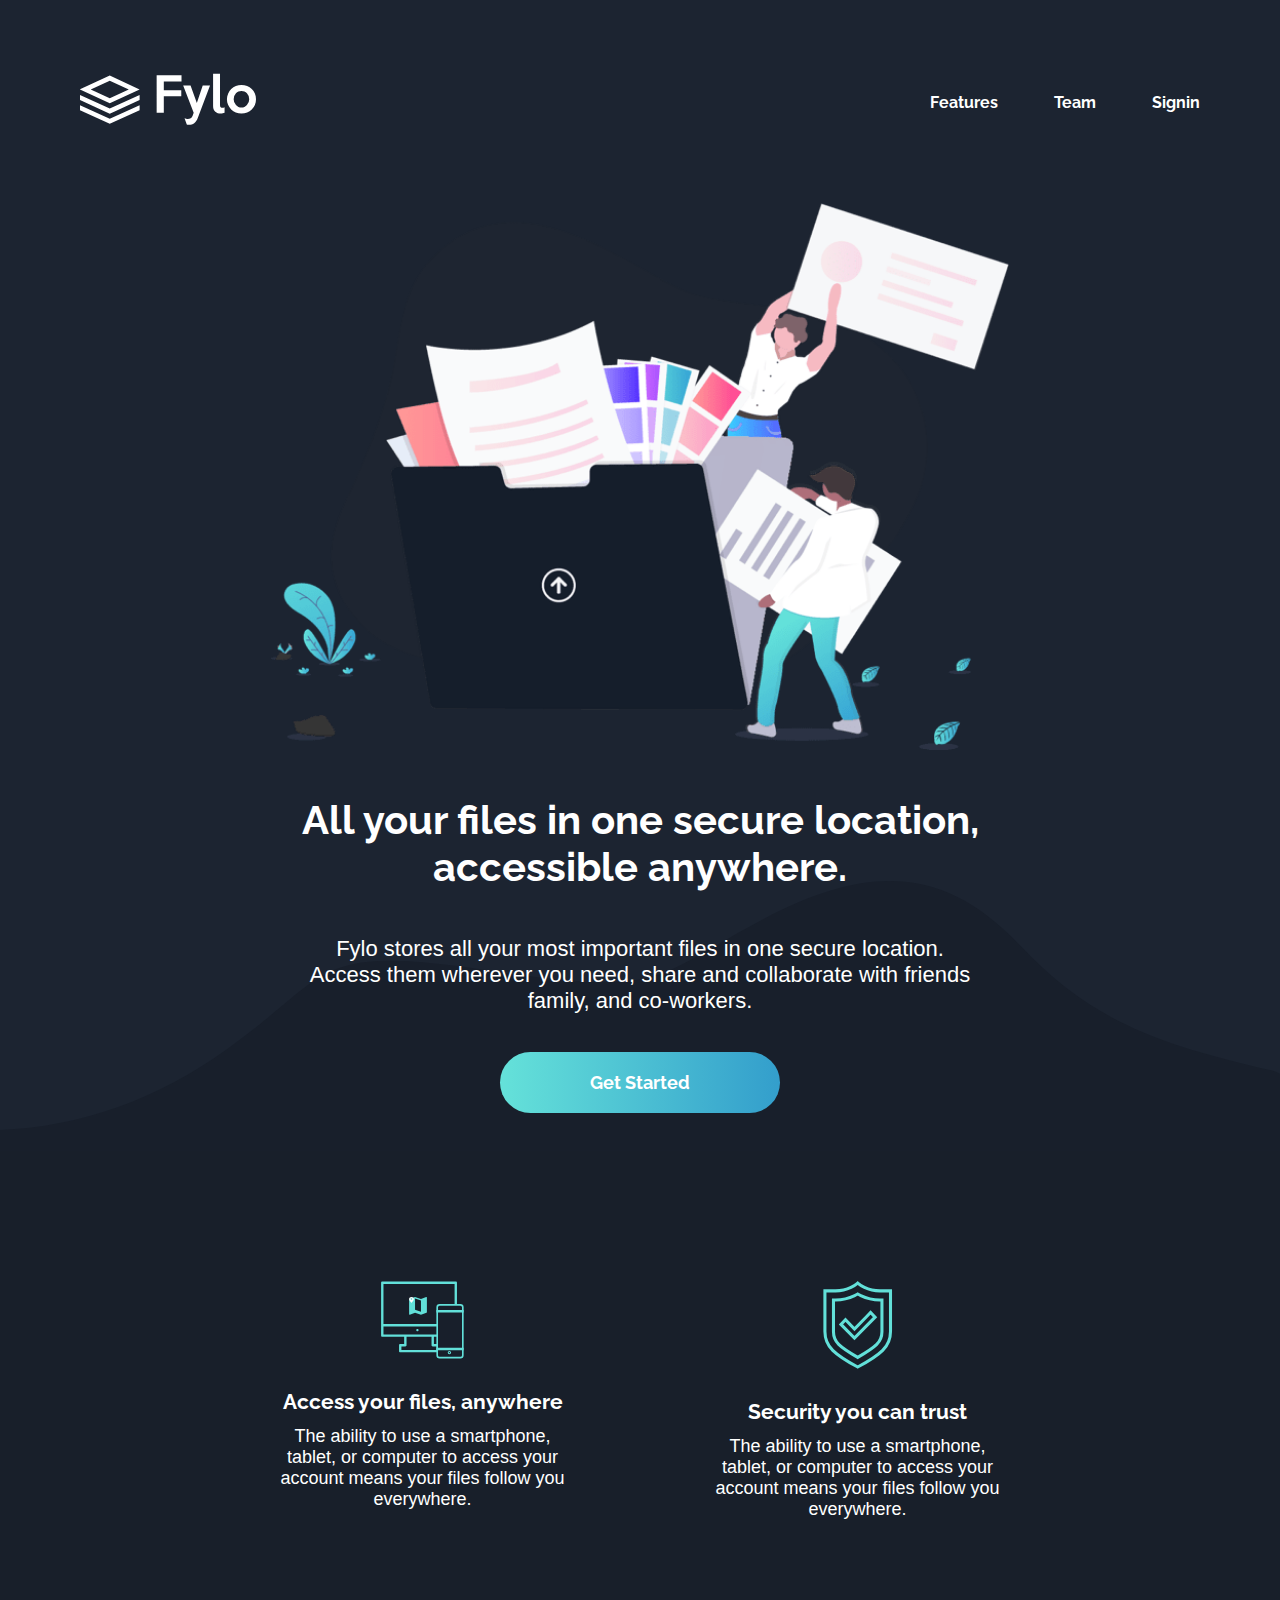
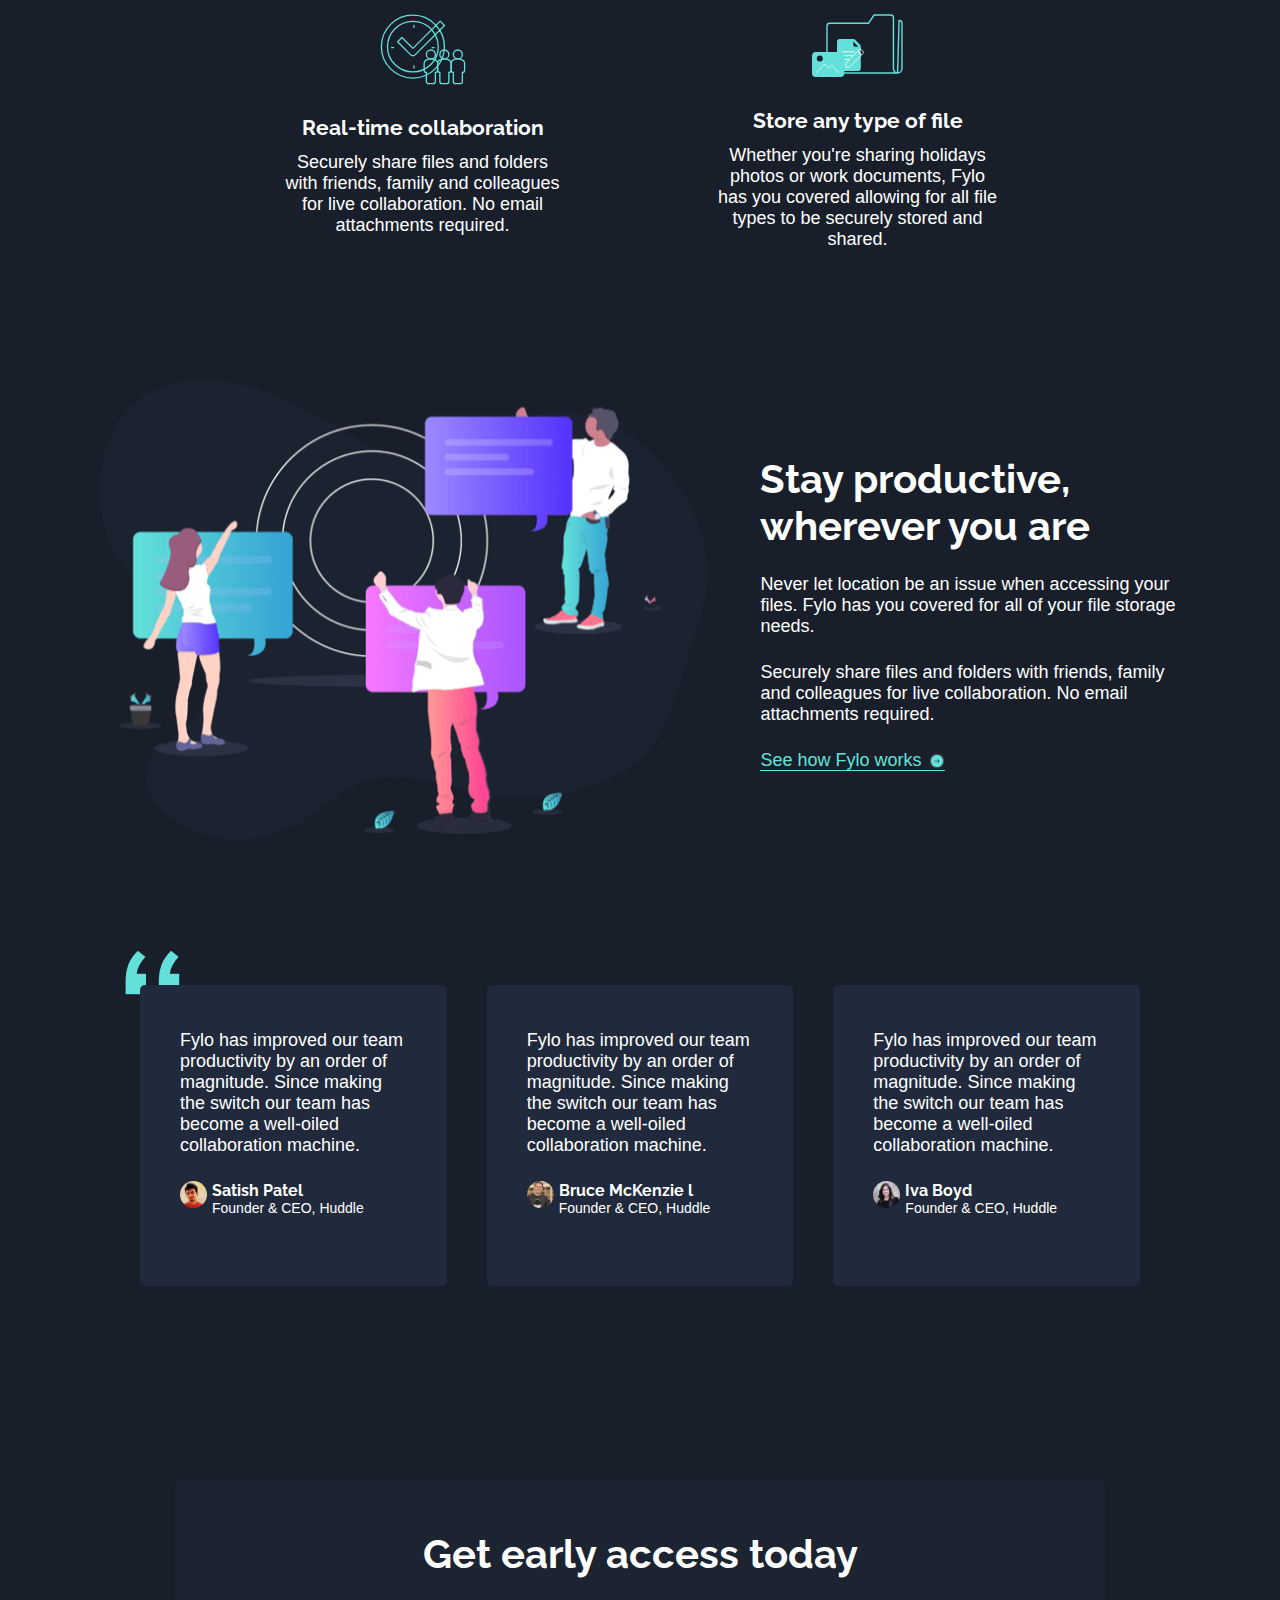
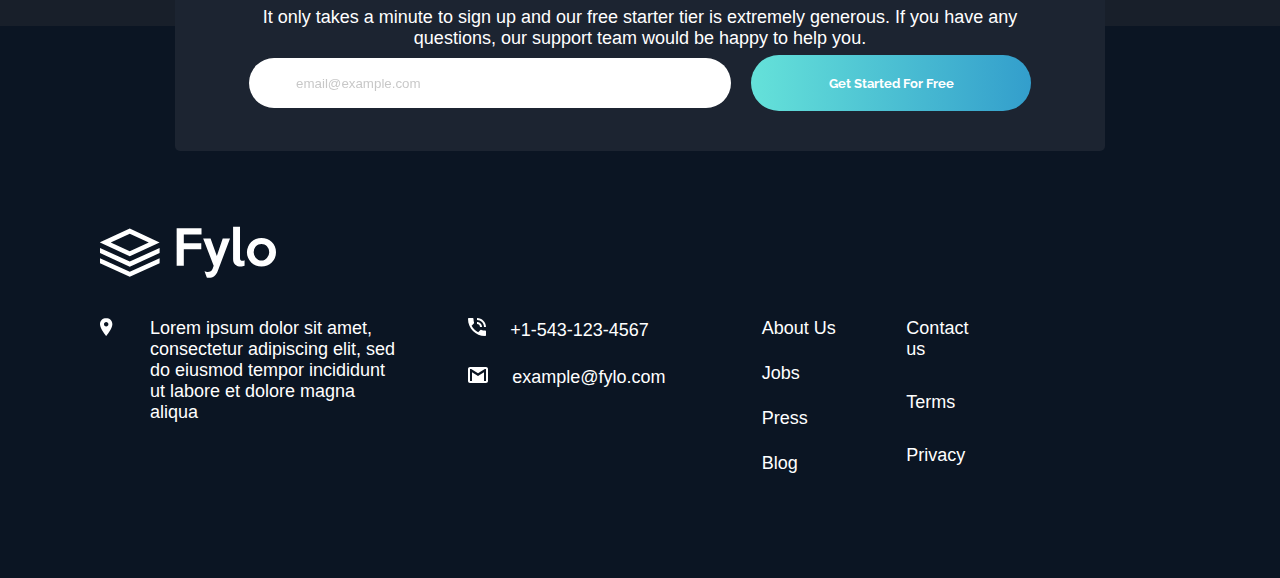
<file: Fylo Responsive website/index.html>
<!DOCTYPE html>
<html lang="en">
  <head>
    <meta charset="UTF-8" />
    <meta name="viewport" content="width=device-width, initial-scale=1.0" />
    <!-- displays site properly based on user's device -->

    <link
      rel="icon"
      type="image/png"
      sizes="32x32"
      href="./images/favicon-32x32.png"
    />
    <link
      rel="stylesheet"
      href="https://cdnjs.cloudflare.com/ajax/libs/font-awesome/5.15.3/css/all.min.css"
      integrity="sha512-iBBXm8fW90+nuLcSKlbmrPcLa0OT92xO1BIsZ+ywDWZCvqsWgccV3gFoRBv0z+8dLJgyAHIhR35VZc2oM/gI1w=="
      crossorigin="anonymous"
      referrerpolicy="no-referrer"
    />

    <link rel="stylesheet" media="screen" href="style.css" />

    <title>Fylo landing page with dark theme and features grid</title>
  </head>
  <body>
    <header>
      <nav class="nav">
        <a href="#" class="brand-logo">
          <img src="images/logo.svg" alt="Fylo" />
        </a>
        <ul class="nav-items">
          <li class="nav-link"><a href="#features">Features</a></li>
          <li class="nav-link"><a href="#team">Team</a></li>
          <li class="nav-link"><a href="#signin">Signin</a></li>
        </ul>
      </nav>
    </header>
    <main>
      <!-- *** Hero Section *** -->
      <section class="hero">
        <img src="images/illustration-intro.png" alt="illustration-intro" />
        <h2 class="first-title-heading">
          All your files in one secure location, accessible anywhere.
        </h2>
        <p>
          Fylo stores all your most important files in one secure location.
          Access them wherever you need, share and collaborate with friends
          family, and co-workers.
        </p>
        <a href="#" class="cta">Get Started</a>
      </section>

      <!-- *** Features Section *** -->
      <section class="features">
        <!-- Feature-1 -->
        <div class="feature">
          <img src="images/icon-access-anywhere.svg" alt="acces-anywere" />
          <h3 class="second-title-heading">Access your files, anywhere</h3>
          <p>
            The ability to use a smartphone, tablet, or computer to access your
            account means your files follow you everywhere.
          </p>
        </div>

        <!-- Feature-2 -->
        <div class="feature">
          <img src="images/icon-security.svg" alt="security" />
          <h3 class="second-title-heading">Security you can trust</h3>
          <p>
            The ability to use a smartphone, tablet, or computer to access your
            account means your files follow you everywhere.
          </p>
        </div>

        <!-- Feature-3 -->
        <div class="feature">
          <img src="images/icon-collaboration.svg" alt="collaboration" />
          <h3 class="second-title-heading">Real-time collaboration</h3>
          <p>
            Securely share files and folders with friends, family and colleagues
            for live collaboration. No email attachments required.
          </p>
        </div>

        <!-- Feature-4 -->
        <div class="feature">
          <img src="images/icon-any-file.svg" alt="any-file" />
          <h3 class="second-title-heading">Store any type of file</h3>
          <p>
            Whether you're sharing holidays photos or work documents, Fylo has
            you covered allowing for all file types to be securely stored and
            shared.
          </p>
        </div>
      </section>

      <!-- Extra desctiption -->

      <section class="extra-description">
        <div class="img-box">
          <img
            src="images/illustration-stay-productive.png"
            alt="Stay Productive"
          />
        </div>
        <div class="text-box">
          <h2>Stay productive, wherever you are</h2>
          <p>
            Never let location be an issue when accessing your files. Fylo has
            you covered for all of your file storage needs.
          </p>
          <p>
            Securely share files and folders with friends, family and colleagues
            for live collaboration. No email attachments required.
          </p>
          <a href="#" class="desc-link">
            <span>See how Fylo works</span>
            <img src="images/icon-arrow.svg" alt="arrow" />
          </a>
        </div>
      </section>

      <!-- Testimonials -->
      <section class="testimonials">
        <!-- Testimonial -1 -->
        <div class="testimonial">
          <p>
            Fylo has improved our team productivity by an order of magnitude.
            Since making the switch our team has become a well-oiled
            collaboration machine.
          </p>
          <div class="profile">
            <img src="images/profile-1.jpg" alt="profile-1" />
            <div class="profile-detail">
              <h3>Satish Patel</h3>
              <p>Founder & CEO, Huddle</p>
            </div>
          </div>
        </div>

        <!-- Testimonial -2 -->
        <div class="testimonial">
          <p>
            Fylo has improved our team productivity by an order of magnitude.
            Since making the switch our team has become a well-oiled
            collaboration machine.
          </p>
          <div class="profile">
            <img src="images/profile-2.jpg" alt="profile-2" />
            <div class="profile-detail">
              <h3>Bruce McKenzie l</h3>
              <p>Founder & CEO, Huddle</p>
            </div>
          </div>
        </div>

        <!-- Testimonial -3 -->
        <div class="testimonial">
          <p>
            Fylo has improved our team productivity by an order of magnitude.
            Since making the switch our team has become a well-oiled
            collaboration machine.
          </p>
          <div class="profile">
            <img src="images/profile-3.jpg" alt="profile-3" />
            <div class="profile-detail">
              <h3>Iva Boyd</h3>
              <p>Founder & CEO, Huddle</p>
            </div>
          </div>
        </div>
      </section>

      <!-- signup -->
      <section class="signup">
        <h2>Get early access today</h2>
        <p>
          It only takes a minute to sign up and our free starter tier is
          extremely generous. If you have any questions, our support team would
          be happy to help you.
        </p>
        <form action="">
          <input type="email" placeholder="email@example.com" />
          <input type="submit" class="cta" value="Get Started For Free" />
        </form>
      </section>
    </main>
    <!-- Footerr -->
    <footer>
      <div class="footer-logo">
        <img src="images/logo.svg" alt="logo" />
      </div>
      <div class="footer-location">
        <img src="images/icon-location.svg" alt="location" />
        <span>
          Lorem ipsum dolor sit amet, consectetur adipiscing elit, sed do
          eiusmod tempor incididunt ut labore et dolore magna aliqua
        </span>
      </div>
      <div class="footer-contact">
        <p><img src="images/icon-phone.svg" /><span>+1-543-123-4567</span></p>
        <p><img src="images/icon-email.svg" /><span>example@fylo.com</span></p>
      </div>
      <div class="footer-links">
        <a href="#"> About Us </a>
        <a href="#"> Jobs </a>
        <a href="#"> Press </a>
        <a href="#"> Blog </a>
      </div>
      <div class="footer-more-link">
        <a href="#">Contact us</a>
        <a href="#">Terms</a>
        <a href="#">Privacy</a>
      </div>
      <div class="social-icons">
        <i class="fab fa-facebook"></i>
        <i class="fab fa-twitter"></i>
        <i class="fab fa-instagram"></i>
      </div>
    </footer>
  </body>
</html>
</file>
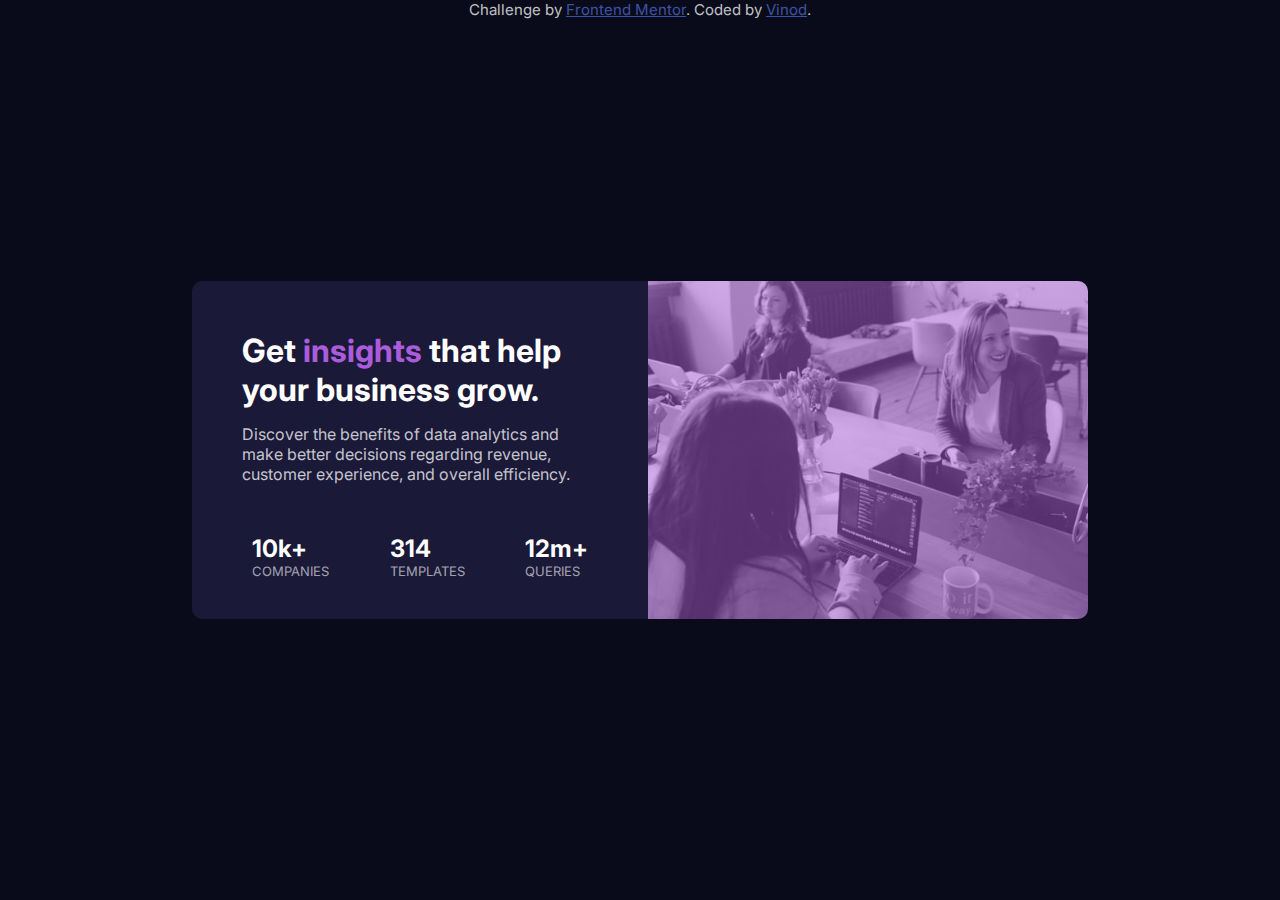
<file: Responsive Card Using CSS FlexBox/index.html>
<!DOCTYPE html>
<html lang="en">
  <head>
    <meta charset="UTF-8" />
    <meta name="viewport" content="width=device-width, initial-scale=1.0" />
    <!-- displays site properly based on user's device -->

    <link
      rel="icon"
      type="image/png"
      sizes="32x32"
      href="./images/favicon-32x32.png"
    />

    <link
      href="https://fonts.googleapis.com/css2?family=Inter:wght@400;700&display=swap"
      rel="stylesheet"
    />

    <title>Frontend Mentor | Stats preview card component</title>

    <!-- Feel free to remove these styles or customise in your own stylesheet 👍 -->
    <style>
      /* Reset */
      *,
      *::before,
      *::after {
        margin: 0;
        padding: 0;
        box-sizing: border-box;
      }

      :root {
        --main-background-color: hsl(233, 47%, 7%);
        --card-background-color: hsl(244, 38%, 16%);
        --img-overlay-color: hsl(277, 64%, 61%);
        --main-heading-fontColor: hsl(0, 0%, 100%);
        --main-para-fontColor: hsla(0, 0%, 100%, 0.75);
        --stat-heading-fontColor: hsla(0, 0%, 100%, 0.6);
      }

      body {
        display: flex;
        flex-direction: column-reverse;
        background-color: var(--main-background-color);
        font-family: "Inter", sans-serif;
      }
      .container {
        display: flex;
        flex-direction: row-reverse;
        width: 70%;
        background-color: var(--card-background-color);
        position: absolute;
        top: 50%;
        left: 50%;
        transform: translate(-50%, -50%);
        border-radius: 10px;
      }
      .main-content {
        display: flex;
        flex-direction: column;
      }
      .inner-text {
        display: flex;
        flex-direction: column;
        padding: 50px;
      }
      .inner-text h1 {
        color: var(--main-heading-fontColor);
        margin-bottom: 15px;
      }
      .inner-text p {
        color: var(--main-para-fontColor);
      }
      span {
        color: var(--img-overlay-color);
      }
      .main-content .stat {
        display: flex;
        height: 100%;
        justify-content: space-evenly;
        align-items: flex-end;
        margin-bottom: 40px;
        flex-wrap: wrap;
      }
      .stat > div h2 {
        color: var(--main-heading-fontColor);
      }
      .stat > div p {
        font-size: 13px;
        text-transform: uppercase;
        color: var(--stat-heading-fontColor);
      }
      .bg-img {
        width: 80vw;
        background: linear-gradient(
            hsla(277, 64%, 61%, 0.5),
            hsla(277, 64%, 61%, 0.5)
          ),
          url(./images/image-header-desktop.jpg);
        background-position: center;
        background-size: cover;
        background-repeat: no-repeat;
        border-radius: 0 10px 10px 0;
        overflow: hidden;
      }

      .attribution {
        font-size: 15px;
        text-align: center;
        color: var(--main-para-fontColor);
      }
      .attribution a {
        color: hsl(228, 45%, 44%);
      }

      @media screen and (max-width: 1000px) {
        .bg-img {
          background-position: center right;
          background-position: cover;
        }
      }

      @media screen and (max-width: 810px) {
        body {
          height: 100vh;
          display: flex;
          flex-direction: column;
        }
        .container {
          flex-direction: column;
          width: 50%;
          justify-content: center;
          align-items: center;
          margin-top: 100px;
        }
        .bg-img {
          height: 200px;
          width: 100%;
          background: linear-gradient(
              hsla(277, 64%, 61%, 0.5),
              hsla(277, 64%, 61%, 0.5)
            ),
            url(./images/image-header-mobile.jpg);
          border-radius: 10px 10px 0 0;
          background-position: center;
          background-size: cover;
        }
        .inner-text {
          text-align: center;
          padding: 35px;
        }
        .main-content .stat {
          display: flex;
          flex-direction: column;
          align-content: center;
          justify-content: center;
          margin-bottom: 0px;
        }
        .stat > div {
          width: 80px;
          margin-bottom: 30px;
          text-align: center;
        }
      }

      @media screen and (max-width: 600px) {
        .container {
          margin-top: 100px;
          width: 80vw;
        }
        .bg-img {
          background-position: right top;
        }
      }
    </style>
  </head>
  <body>
    <div class="container">
      <div class="bg-img"></div>
      <div class="main-content">
        <div class="inner-text">
          <h1>Get <span>insights</span> that help your business grow.</h1>
          <p>
            Discover the benefits of data analytics and make better decisions
            regarding revenue, customer experience, and overall efficiency.
          </p>
        </div>
        <div class="stat">
          <div class="stat-1">
            <h2>10k+</h2>
            <p>companies</p>
          </div>
          <div class="stat-2">
            <h2>314</h2>
            <p>templates</p>
          </div>
          <div class="stat-3">
            <h2>12m+</h2>
            <p>queries</p>
          </div>
        </div>
      </div>
    </div>

    <div class="attribution">
      Challenge by
      <a href="https://www.frontendmentor.io?ref=challenge" target="_blank"
        >Frontend Mentor</a
      >. Coded by <a href="#">Vinod</a>.
    </div>
  </body>
</html>
</file>
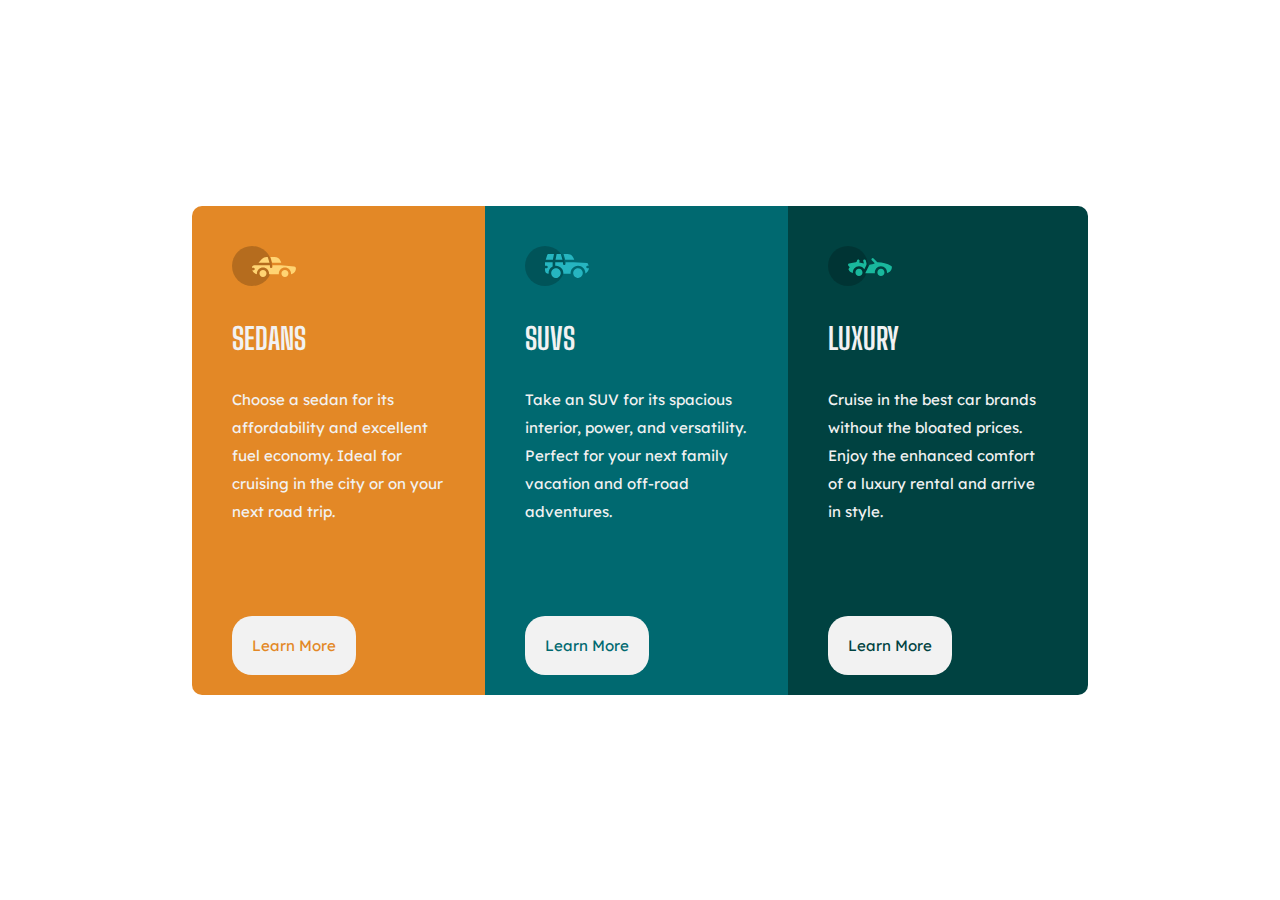
<file: Responsive Column Preview/index.html>
<!DOCTYPE html>
<html lang="en">
  <head>
    <meta charset="UTF-8" />
    <meta name="viewport" content="width=device-width, initial-scale=1.0" />
    <!-- displays site properly based on user's device -->

    <link
      rel="icon"
      type="image/png"
      sizes="32x32"
      href="./images/favicon-32x32.png"
    />

    <title>Frontend Mentor | 3-column preview card component</title>
    <link
      href="https://fonts.googleapis.com/css2?family=Big+Shoulders+Display:wght@700&family=Lexend+Deca&display=swap"
      rel="stylesheet"
    />

    <!-- Feel free to remove these styles or customise in your own stylesheet 👍 -->
    <link rel="stylesheet" href="style1.css" />
  </head>
  <body>
    <div class="container">
      <div class="card-1">
        <div class="img">
          <img src="images/icon-sedans.svg" alt="sedansLogo" />
        </div>
        <div class="heading">
          <h1>Sedans</h1>
        </div>
        <div class="Para">
          Choose a sedan for its affordability and excellent fuel economy. Ideal
          for cruising in the city or on your next road trip.
        </div>
        <div class="button">
          <a href="#">Learn More</a>
        </div>
      </div>
      <div class="card-2">
        <div class="img">
          <img src="images/icon-suvs.svg" alt="suvsLogo" />
        </div>
        <div class="heading">
          <h1>SUVs</h1>
        </div>
        <div class="Para">
          Take an SUV for its spacious interior, power, and versatility. Perfect
          for your next family vacation and off-road adventures.
        </div>
        <div class="button">
          <a href="#">Learn More</a>
        </div>
      </div>
      <div class="card-3">
        <div class="img">
          <img src="images/icon-luxury.svg" alt="luxuryLogo" />
        </div>
        <div class="heading">
          <h1>Luxury</h1>
        </div>
        <div class="Para">
          Cruise in the best car brands without the bloated prices. Enjoy the
          enhanced comfort of a luxury rental and arrive in style.
        </div>
        <div class="button">
          <a href="#">Learn More</a>
        </div>
      </div>
    </div>
  </body>
</html>
</file>
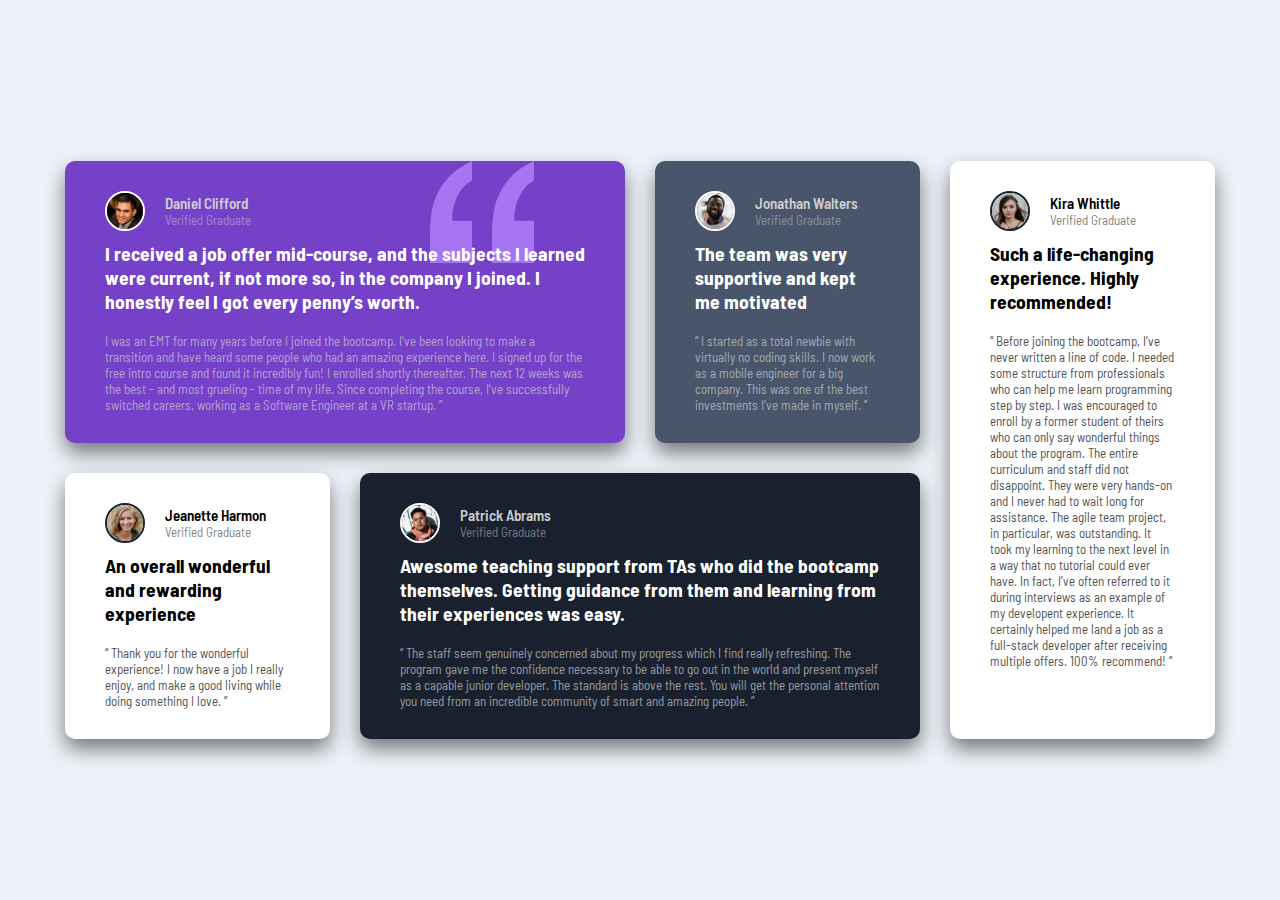
<file: Testimonial-grid-section/index.html>
<!DOCTYPE html>
<html lang="en">
  <head>
    <meta charset="UTF-8" />
    <meta name="viewport" content="width=device-width, initial-scale=1.0" />
    <link
      rel="icon"
      type="image/png"
      sizes="32x32"
      href="./images/favicon-32x32.png"
    />
    <link rel="stylesheet" href="style.css" />
    <title>Frontend Mentor | [Testimonials-Grid-Sections]</title>
  </head>
  <body>
    <section class="boxes">
      <div class="box-1 box">
        <div class="imgBx">
          <img src="images/image-daniel.jpg" alt="Daniel" />
          <div class="card-details">
            <h4>Daniel Clifford</h4>
            <p class="Verified">Verified Graduate</p>
          </div>
        </div>
        <h2>
          I received a job offer mid-course, and the subjects I learned were
          current, if not more so, in the company I joined. I honestly feel I
          got every penny’s worth.
        </h2>
        <p class="content">
          I was an EMT for many years before I joined the bootcamp. I’ve been
          looking to make a transition and have heard some people who had an
          amazing experience here. I signed up for the free intro course and
          found it incredibly fun! I enrolled shortly thereafter. The next 12
          weeks was the best - and most grueling - time of my life. Since
          completing the course, I’ve successfully switched careers, working as
          a Software Engineer at a VR startup. ”
        </p>
      </div>
      <div class="box-2 box">
        <div class="imgBx">
          <img src="images/image-jonathan.jpg" alt="Jonathan" />
          <div class="card-details">
            <h4>Jonathan Walters</h4>
            <p class="Verified">Verified Graduate</p>
          </div>
        </div>
        <h2>The team was very supportive and kept me motivated</h2>
        <p class="content">
          “ I started as a total newbie with virtually no coding skills. I now
          work as a mobile engineer for a big company. This was one of the best
          investments I’ve made in myself. ”
        </p>
      </div>
      <div class="box-3 box">
        <div class="imgBx">
          <img src="images/image-jeanette.jpg" alt="Jeanette" />
          <div class="card-details">
            <h4>Jeanette Harmon</h4>
            <p class="Verified">Verified Graduate</p>
          </div>
        </div>
        <h2>An overall wonderful and rewarding experience</h2>
        <p class="content">
          “ Thank you for the wonderful experience! I now have a job I really
          enjoy, and make a good living while doing something I love. ”
        </p>
      </div>
      <div class="box-4 box">
        <div class="imgBx">
          <img src="images/image-patrick.jpg" alt="Patrick" />
          <div class="card-details">
            <h4>Patrick Abrams</h4>
            <p class="Verified">Verified Graduate</p>
          </div>
        </div>
        <h2>
          Awesome teaching support from TAs who did the bootcamp themselves.
          Getting guidance from them and learning from their experiences was
          easy.
        </h2>
        <p class="content">
          “ The staff seem genuinely concerned about my progress which I find
          really refreshing. The program gave me the confidence necessary to be
          able to go out in the world and present myself as a capable junior
          developer. The standard is above the rest. You will get the personal
          attention you need from an incredible community of smart and amazing
          people. ”
        </p>
      </div>
      <div class="box-5 box">
        <div class="imgBx">
          <img src="images/image-kira.jpg" alt="Kira" />
          <div class="card-details">
            <h4>Kira Whittle</h4>
            <p class="Verified">Verified Graduate</p>
          </div>
        </div>
        <h2>Such a life-changing experience. Highly recommended!</h2>
        <p class="content">
          “ Before joining the bootcamp, I’ve never written a line of code. I
          needed some structure from professionals who can help me learn
          programming step by step. I was encouraged to enroll by a former
          student of theirs who can only say wonderful things about the program.
          The entire curriculum and staff did not disappoint. They were very
          hands-on and I never had to wait long for assistance. The agile team
          project, in particular, was outstanding. It took my learning to the
          next level in a way that no tutorial could ever have. In fact, I’ve
          often referred to it during interviews as an example of my developent
          experience. It certainly helped me land a job as a full-stack
          developer after receiving multiple offers. 100% recommend! ”
        </p>
      </div>
    </section>
  </body>
</html>
</file>
<file: Fylo Responsive website/style.css>
@import url("https://fonts.googleapis.com/css2?family=Open+Sans&family=Raleway&display=swap");

/* GLobal styles */
*,
*::after,
*::before {
  margin: 0;
  padding: 0;
  box-sizing: inherit;
}
/* CSS VARIABLE */

:root {
  --intro-email-bg: hsl(217, 28%, 15%);
  --main-bg: hsl(218, 28%, 13%);
  --footer-bg: hsl(216, 53%, 9%);
  --testimonial-bg: hsl(219, 30%, 18%);
  --cyan: hsl(176, 68%, 64%);
  --blue: hsl(198, 60%, 50%);
  --white: hsl(0, 0%, 100%);
}
html {
  font-family: "open-sans", sans-serif;
  font-weight: 400;
  font-size: 18px;
  box-sizing: border-box;
  scroll-behavior: smooth;
  background-color: var(--main-bg);
  color: var(--white);
}

h2,
h3,
nav,
.cta {
  font-family: "Raleway", sans-serif;
  font-weight: 700;
}
ul,
li {
  list-style: none;
}
a {
  color: var(--white);
  text-decoration: none;
}

h2 {
  font-size: 40px;
}
main {
  position: relative;
  padding-bottom: 200px;
}
/* nav styles */
.nav {
  width: 100%;
  display: flex;
  align-items: center;
  justify-content: space-between;
  padding: 73px 80px;
  background: var(--intro-email-bg);
}
.nav-items {
  display: flex;
  align-items: center;
}
.nav-items a {
  font-size: 16px;
}
.nav-items :not(:last-child) {
  padding-right: 56px;
}

/* Hero Section */
.hero {
  display: flex;
  flex-direction: column;
  align-items: center;
  justify-content: center;
  width: 100%;
  min-height: 100vh;
  background: var(--intro-email-bg) url("images/bg-curvy-desktop.svg") bottom
    no-repeat;
  background-size: 100% 270px;
  text-align: center;
}

.hero img {
  width: 739px;
  height: 533;
}
.hero h2 {
  width: 742px;
  margin: 46px;
}
.hero p {
  width: 742px;
  font-size: 22px;
  padding: 0 30px;
}
.cta {
  width: 280px;
  padding: 20px 0;
  border-radius: 50px;
  margin: 38px 0;
  background: linear-gradient(to right, var(--cyan), var(--blue));
  border: none;
}

/* features */
.features {
  width: 100%;
  display: grid;
  grid-template-columns: repeat(2, 1fr);
  gap: 94px 150px;
  margin: 130px 0;
  padding: 0 280px;
}
.feature {
  text-align: center;
}
.feature h3 {
  margin: 25px 0 12px 0;
}

/* Extra Description */
.extra-description {
  display: flex;
  align-items: center;
  padding: 0 100px;
}
.img-box img {
  height: 460px;
  width: auto;
  margin-right: 52px;
}
.text-box :not(:last-child) {
  margin-bottom: 25px;
}

.desc-link {
  color: var(--cyan);
  border-bottom: 1px solid var(--cyan);
}
.desc-link img {
  vertical-align: middle;
  margin-left: 3px;
}

/* Testimonials */

.testimonials {
  display: grid;
  grid-template-columns: repeat(3, 1fr);
  gap: 40px;
  padding: 140px;
}
.testimonial {
  background-color: var(--testimonial-bg);
  padding: 45px 40px;
  border-radius: 5px;
  position: relative;
}

.testimonial:first-child:before {
  content: url("images/bg-quotes.png");
  position: absolute;
  top: -35px;
  left: -15px;
  z-index: -1;
}

.testimonial p {
  margin-bottom: 25px;
}
.profile {
  display: flex;
}
.profile img {
  width: 27px;
  height: 27px;
  border-radius: 50%;
  margin-right: 5px;
}
.profile-detail h3 {
  font-size: 16px;
}
.profile-detail p {
  font-size: 14px;
}

/* sign up */
.signup {
  display: flex;
  flex-direction: column;
  align-items: center;
  justify-content: center;
  background-color: var(--intro-email-bg);
  padding: 50px 74px 40px 74px;
  border-radius: 5px;
  position: absolute;
  left: 50%;
  transform: translateX(-50%);
  bottom: -125px;
}
.signup h2 {
  margin-bottom: 30px;
}
.signup p {
  margin-bottom: 6px;
  text-align: center;
}
form {
  display: flex;
  align-items: center;
}
input[type="email"] {
  width: 482px;
  height: 50px;
  padding: 20px 47px;
  outline: none;
  border: none;
  border-radius: 50px;
  margin-right: 20px;
}
input[type="submit"] {
  color: var(--white);
  margin: 0;
}
::placeholder {
  opacity: 0.4;
}
/* Footer */
footer {
  background: var(--footer-bg);
  padding: 200px 80px 80px 100px;
  display: grid;
  grid-template-columns: 4fr 3fr 1fr 1fr 2fr;
  grid-template-rows: auto;
  column-gap: 70px;
  grid-template-areas:
    "logo . . . ."
    "location contact links more-links social-icons";
}
.footer-logo {
  grid-area: logo;
  margin-bottom: 35px;
}
.footer-location {
  grid-area: location;
  display: grid;
  grid-template-columns: 5% 95%;
}
.footer-location span {
  padding-left: 35px;
}

.footer-contact {
  grid-area: contact;
}
.footer-contact p {
  margin-bottom: 26px;
}
.footer-contact img {
  margin-right: 24px;
}
.footer-links {
  grid-area: links;
  display: grid;
  grid-template-columns: 1fr;
}
.footer-links a {
  margin-bottom: 24px;
}
.footer-more-link {
  grid-area: more-links;
  display: grid;
  grid-template-columns: 1fr;
}
.footer-more-links a {
  margin-bottom: 24px;
}
.social-icons {
  grid-area: social-icons;
  display: grid;
  grid-template-columns: 1fr 1fr 1fr;
}
.social-icons i {
  font-size: 30px;
}

/* Media Queries  */
@media screen and (max-width: 1030px) {
  html {
    font-size: 14px;
  }
  h2 {
    font-size: 30px;
  }
  .nav {
    padding: 60px 40px;
  }
  .brand-logo img {
    width: 150px;
    height: 40px;
  }
  /* Hero section */
  .hero img {
    width: 600px;
    height: 450px;
  }
  .hero h2 {
    width: 600px;
    margin: 30px;
    z-index: 2;
  }
  .hero p {
    width: 550px;
    font-size: 14px;
    padding: 0 30px;
    z-index: 2;
  }
  .cta {
    width: 242px;
    padding: 18px 0;
    z-index: 2;
  }
  /* features */
  .features {
    padding: 0 80px;
  }
  /* Extra Description */
  .extra-description {
    padding: 0 50px;
  }
  .img-box img {
    height: 230px;
  }

  /* Testimonials */
  .testimonials {
    padding: 80px 20px;
    gap: 20px;
  }
  .testimonial:first-child:before {
    left: 4px;
  }
  .profile-detail h3 {
    font-size: 12px;
  }
  .profile-detail p {
    font-size: 10px;
  }
  .signup {
    padding: 60px 50px;
    width: 500px;
    bottom: -195px;
  }
  .signup p {
    margin-bottom: 30px;
  }
  form {
    flex-direction: column;
  }
  input[type="email"],
  input[type="submit"] {
    width: 380px;
    margin: 0 0 25px 0;
  }
  footer {
    grid-template-columns: 4fr 3fr 2fr;
    column-gap: 10px;
    row-gap: 20px;

    padding: 250px 30px 30px 30px;
    grid-template-areas:
      "logo . . "
      "location contact links"
      ". more-links social-icons";
  }
}

@media screen and (max-width: 600px) {
  .nav {
    padding: 24px 28px;
  }
  .nav-items :not(:last-child) {
    padding-right: 23px;
  }
  .brand-logo img {
    width: 102px;
    height: 34px;
  }
  .hero img {
    width: 400px;
    height: 325px;
  }
  .hero h2 {
    width: 302px;
    margin: 23px;
    z-index: 2;
  }
  .hero p {
    width: 292px;
    font-size: 12px;
    padding: 0 23px;
    z-index: 2;
  }
  .cta {
    width: 142px;
    padding: 18px 0;
    z-index: 2;
  }
  .features {
    grid-template-columns: 1fr;
    gap: 67px 0px;
    padding: 0px 38px;
    margin: 100px 0px;
  }
  .extra-description {
    flex-direction: column;
    padding: 0 23px;
  }
  .img-box img {
    height: 315px;
    margin: 0 0 52px 0;
  }
  .testimonials {
    grid-template-columns: 1fr;
    gap: 24px;
    padding: 150px 22px;
  }
  .testimonial:first-child:before {
    left: 4px;
  }
  .signup {
    padding: 48px 15px;
    bottom: -175px;
    width: 350px;
  }
  .signup p {
    margin-bottom: 20px;
  }

  form {
    flex-direction: column;
  }
  input[type="email"],
  input[type="submit"] {
    width: 280px;
    margin: 0 0 25px 0;
  }
  footer {
    grid-template-columns: 1fr;
    padding: 280px 27px 42px 27px;

    column-gap: 0;
    row-gap: 20px;
    grid-template-areas:
      "logo"
      "location"
      "contact"
      "links"
      "more-links"
      "social-icons";
  }
  .social-icons i {
    font-size: 28px;
  }
  .fa-facebook {
    justify-self: end;
  }
  .fa-twitter {
    justify-self: center;
  }
  .fa-instagram {
    justify-self: start;
  }
}
@media screen and (max-width: 420px) {
  .hero {
    background: var(--intro-email-bg) url("images/bg-curvy-mobile.svg") center
      no-repeat;
    background-size: 100% 130px;
    position: relative;
    z-index: 2;
  }
  .hero:after {
    content: "";
    position: absolute;
    background-color: var(--main-bg);
    z-index: 1;
    width: 100%;
    height: 285px;
    bottom: 0px;
  }

  .hero img {
    width: 302px;
    height: 225px;
  }
  .img-box img {
    height: 280px;
    margin: 0 0 52px 0;
  }
}
@media screen and (max-width: 375px) {
  html {
    font-size: 14px;
  }
  h2 {
    font-size: 25px;
  }
  /* nav */
  .nav {
    padding: 24px 28px;
  }
  .nav-items :not(:last-child) {
    padding-right: 23px;
  }
  .brand-logo img {
    width: 82px;
    height: 24px;
  }
  /* Hero section */
  .hero {
    background: var(--intro-email-bg) url("images/bg-curvy-mobile.svg") center
      no-repeat;
    background-size: 100% 130px;
    position: relative;
    z-index: 2;
  }
  .hero:after {
    content: "";
    position: absolute;
    background-color: var(--main-bg);
    z-index: 1;
    width: 100%;
    height: 290px;
    bottom: 0px;
  }
  .hero img {
    width: 302px;
    height: 225px;
  }
  .hero h2 {
    width: 302px;
    margin: 23px;
    z-index: 2;
  }
  .hero p {
    width: 292px;
    font-size: 12px;
    padding: 0 23px;
    z-index: 2;
  }
  .cta {
    width: 242px;
    padding: 18px 0;
    z-index: 2;
  }
  /* Features */
  .features {
    grid-template-columns: 1fr;
    gap: 87px 0px;
    padding: 0px 38px;
    margin: 100px 0px;
  }
  /* Extra Description */
  .extra-description {
    flex-direction: column;
    padding: 0 23px;
  }
  .img-box img {
    height: 215px;
    margin: 0 0 52px 0;
  }

  /* testimonial */
  .testimonials {
    grid-template-columns: 1fr;
    gap: 24px;
    padding: 150px 22px;
  }
  .testimonial:first-child:before {
    left: 4px;
  }

  /* Sign-up */
  .signup {
    padding: 48px 25px;
    bottom: -175px;
  }
  .signup p {
    margin-bottom: 20px;
  }

  form {
    flex-direction: column;
  }
  input[type="email"],
  input[type="submit"] {
    width: 280px;
    margin: 0 0 25px 0;
  }

  /* Footer */
  footer {
    grid-template-columns: 1fr;
    padding: 280px 27px 42px 27px;
    width: 100%;
    column-gap: 0;
    row-gap: 20px;
    grid-template-areas:
      "logo"
      "location"
      "contact"
      "links"
      "more-links"
      "social-icons";
  }
  .social-icons i {
    font-size: 28px;
  }
  .fa-facebook {
    justify-self: end;
  }
  .fa-twitter {
    justify-self: center;
  }
  .fa-instagram {
    justify-self: start;
  }
}
</file>
<file: Responsive Column Preview/style1.css>
*,
*::before,
*::after {
  margin: 0;
  padding: 0;
  box-sizing: border-box;
}
:root {
  font-size: 10px;
  --Bright-Orange: hsl(31, 77%, 52%);
  --Dark-Cyan: hsl(184, 100%, 22%);
  --Very-Dark-Cyan: hsl(179, 100%, 13%);
  --font-size-400: "Lexend Deca", sans-serif;
  --font-size-700: "Big Shoulders Display";
  --transparent-color: hsla(0, 0%, 100%, 0.75);
  --very-light-grey: hsl(0, 0%, 95%);
}
body {
  font-size: 1.5rem;
  display: flex;
  align-content: center;
  justify-content: center;
  height: 100vh;
}
.container {
  display: flex;
  justify-content: center;
  align-items: center;
  width: 70%;
}
.card-1,
.card-2,
.card-3 {
  padding: 40px;
}
.card-1 div.heading,
.card-2 div.heading,
.card-3 div.heading {
  color: var(--very-light-grey);
  text-transform: uppercase;
  font-family: "Big Shoulders Display", cursive;
  margin-top: 3rem;
}
.card-1 div.Para,
.card-2 div.Para,
.card-3 div.Para {
  color: var(--very-light-grey);
  line-height: 2.8rem;
  font-family: "Lexend Deca", sans-serif;
  margin-top: 3rem;
  height: 20rem;
}
.card-1 div.button,
.card-2 div.button,
.card-3 div.button {
  margin-top: 5rem;
}
div.button > a {
  text-decoration: none;
  background-color: var(--very-light-grey);
  padding: 20px;
  border-radius: 20px;
  width: 13rem;
  text-align: center;
  font-family: "Lexend Deca", sans-serif;
}
.card-1 div.button > a {
  color: var(--Bright-Orange);
}
.card-2 div.button > a {
  color: var(--Dark-Cyan);
}
.card-3 div.button > a {
  color: var(--Very-Dark-Cyan);
}
.card-1 {
  background-color: var(--Bright-Orange);
  border-radius: 10px 0 0 10px;
}
.card-2 {
  background-color: var(--Dark-Cyan);
}
.card-3 {
  background-color: var(--Very-Dark-Cyan);
  border-radius: 0 10px 10px 0;
}

@media screen and (max-width: 950px) {
  .container {
    width: 90vw;
  }
}
@media screen and (max-width: 750px) {
  body {
    height: 150rem;
    margin: 5rem;
  }
  .container {
    display: flex;
    flex-direction: column;
    justify-content: flex-start;
    align-items: center;
    width: calc(80vw + 0.6696vw);
    height: 100vh;
  }
  .card-1 div.Para,
  .card-2 div.Para,
  .card-3 div.Para {
    height: 150px;
  }
  .card-1 {
    border-radius: 10px 10px 0 0;
  }
  .card-3 {
    border-radius: 0 0 10px 10px;
  }
}
@media screen and (max-width: 500px) {
  .container {
    width: 60vw;
  }

  .card-1 div.Para,
  .card-2 div.Para,
  .card-3 div.Para {
    height: 150px;
  }
}
</file>
<file: Testimonial-grid-section/style.css>
@import url("https://fonts.googleapis.com/css2?family=Barlow+Semi+Condensed&display=swap");

*,
*::before,
*::after {
  margin: 0;
  padding: 0;
  box-sizing: border-box;
}
:root {
  --Moderate-violet: hsl(263, 55%, 52%);
  --Very-dark-grayish-blue: hsl(217, 19%, 35%);
  --Very-dark-blackish-blue: hsl(219, 29%, 14%);
  --White: hsl(0, 0%, 100%);
  --font-light-grey: hsl(0, 0%, 81%);
  --font-light-grayish-blue: hsl(210, 46%, 95%);
}
h2 {
  color: white;
}
body {
  font-size: 13px;
  font-family: "Barlow Semi Condensed", sans-serif;
  display: flex;
  justify-content: center;
  align-items: center;
  background-color: var(--font-light-grayish-blue);
  min-height: 100vh;
}

.box {
  display: flex;
  flex-direction: column;
  box-shadow: 0px 10px 20px rgba(0, 0, 0, 0.5);
  background-color: var(--Very-dark-grayish-blue);
  border-radius: 10px;
  padding: 30px 40px;
}
.boxes {
  display: grid;
  max-width: 1150px;
  grid-template-columns: repeat(4, 1fr);
  grid-template-rows: repeat(2, min-content);
  grid-gap: 30px;
}
.imgBx {
  display: flex;
  align-items: center;
  margin-bottom: 10px;
}
.imgBx img {
  width: 40px;
  height: 40px;
  border-radius: 50%;
  border: 2px solid #fff;
  margin-right: 20px;
}
.card-details {
  color: var(--font-light-grey);
}
.card-details h4 {
  font-size: 15px;
  font-weight: 600;
}
.card-details p {
  opacity: 0.5;
}
.box .content {
  margin-top: 20px;
  color: var(--font-light-grey);
  opacity: 0.7;
}
.box-1 {
  grid-column: 1/3;
  background-color: var(--Moderate-violet);
  background-image: url("images/bg-pattern-quotation.svg");
  background-repeat: no-repeat;
  background-position: 80% 0;
}
.box-2 {
  grid-column: 3/4;
}
.box-3 {
  grid-row: 2/3;
  grid-column: 1/2;
  background-color: var(--White);
}
.box-4 {
  grid-row: 2/3;
  grid-column: 2/4;
  background-color: var(--Very-dark-blackish-blue);
}
.box-5 {
  grid-row: 1 /-1;
  background-color: var(--White);
}
.box-3 .imgBx img,
.box-5 .imgBx img {
  border: 2px solid var(--Very-dark-blackish-blue);
}
.box-3 .card-details h4,
.box-5 .card-details h4 {
  color: black;
}
.box-3 .card-details p,
.box-5 .card-details p {
  color: black;
}

.box-3 h2,
.box-5 h2 {
  color: black;
}
.box-3 .content,
.box-5 .content {
  color: black !important;
  font-weight: 400;
}
@media (max-width: 1024px) {
  body {
    padding: 20px;
  }
  .boxes {
    grid-template-columns: repeat(3, 1fr);
    grid-template-rows: repeat(3, min-content);
    width: 90%;
    grid-gap: 15px;
  }
  .box-1 {
    grid-column: 1/3;
  }
  .box-2 {
    grid-column: 3/4;
  }
  .box-5 {
    grid-column: 1/4;
    grid-row: 3/4;
  }
}
@media (max-width: 768px) {
  .boxes {
    margin-top: 20px;
    grid-template-columns: repeat(auto-fill, minmax(400px, 1fr));
    grid-template-rows: minmax(auto, auto);
  }
  .box {
    grid-column: unset !important;
    grid-row: unset !important;
  }
}
</file>
